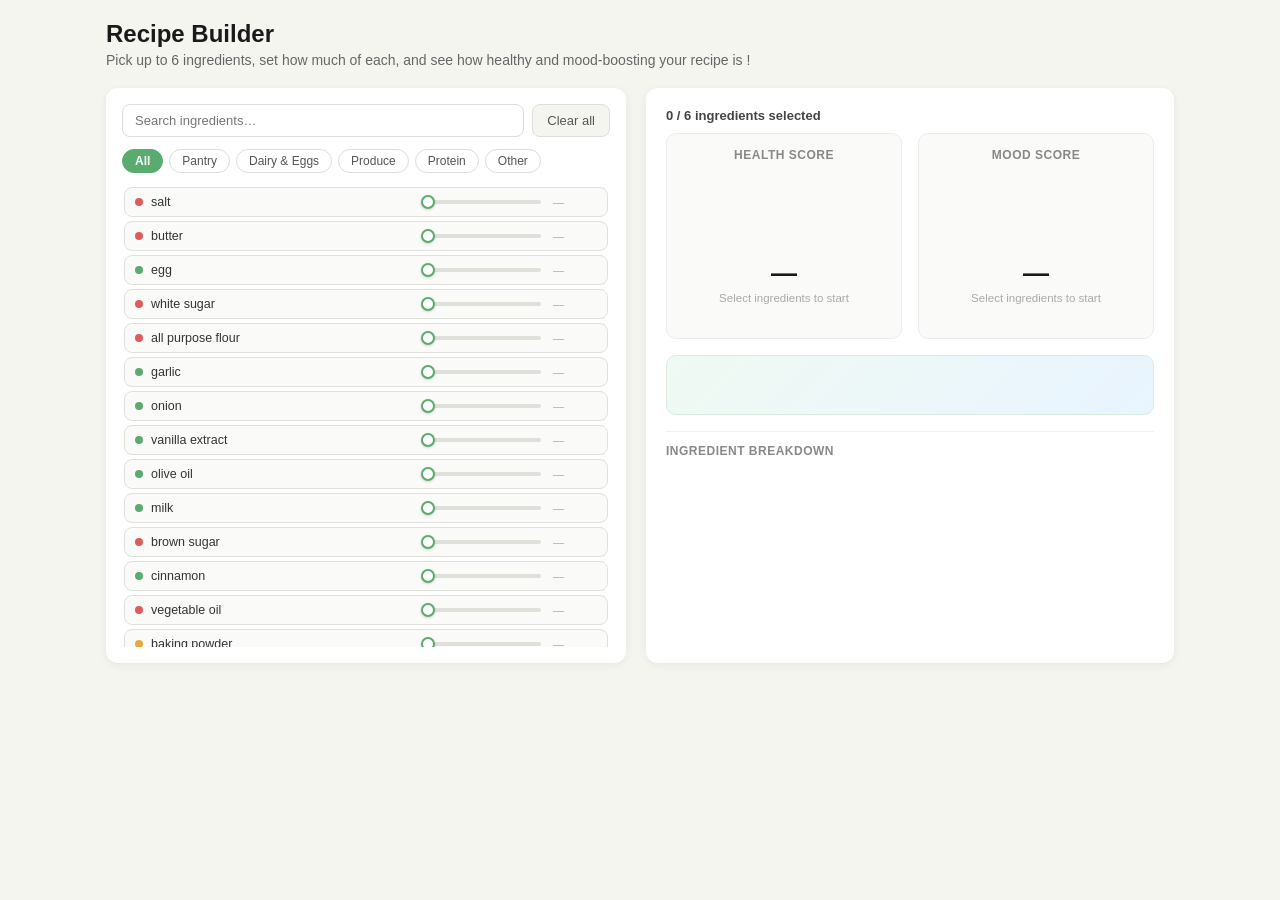
<file: website/recipe-builder/index.html>
<!DOCTYPE html>
<html>
<head>
  <meta charset="utf-8">
  <title>Recipe Builder</title>
  <link rel="stylesheet" href="recipe-builder.css" />
</head>
<body>
  <script src="https://d3js.org/d3.v7.min.js"></script>

  <div id="app">
    <div id="header">
      <div id="title">Recipe Builder</div>
      <div id="subtitle">Pick up to 6 ingredients, set how much of each, and see how healthy and mood-boosting your recipe is !</div>
    </div>

    <div id="main">
      <!-- Left: ingredient picker -->
      <div id="picker-panel">
        <div id="search-row">
          <input id="search-box" type="text" placeholder="Search ingredients…" autocomplete="off" />
          <button id="clear-btn">Clear all</button>
        </div>
        <div id="category-tabs"></div>
        <div id="ingredient-grid"></div>
      </div>

      <!-- Right: result panel -->
      <div id="result-panel">
        <div id="selected-header">
          <span id="selected-count">0 / 6 ingredients selected</span>
        </div>

        <div id="scores-section">
          <div class="score-block" id="health-block">
            <div class="score-label">Health Score</div>
            <div class="gauge-wrap">
              <svg class="gauge-svg" id="health-gauge"></svg>
            </div>
            <div class="score-value" id="health-value">—</div>
            <div class="score-sublabel" id="health-sublabel">Select ingredients to start</div>
          </div>

          <div class="score-block" id="mood-block">
            <div class="score-label">Mood Score</div>
            <div class="gauge-wrap">
              <svg class="gauge-svg" id="mood-gauge"></svg>
            </div>
            <div class="score-value" id="mood-value">—</div>
            <div class="score-sublabel" id="mood-sublabel">Select ingredients to start</div>
          </div>
        </div>

        <div id="result-card">
          <div id="result-emoji"></div>
          <div id="result-text"></div>
        </div>

        <div id="breakdown-section">
          <div id="breakdown-title">Ingredient breakdown</div>
          <div id="breakdown-chart"></div>
        </div>
      </div>
    </div>
  </div>

  <script src="graph.js"></script>
</body>
</html>
</file>
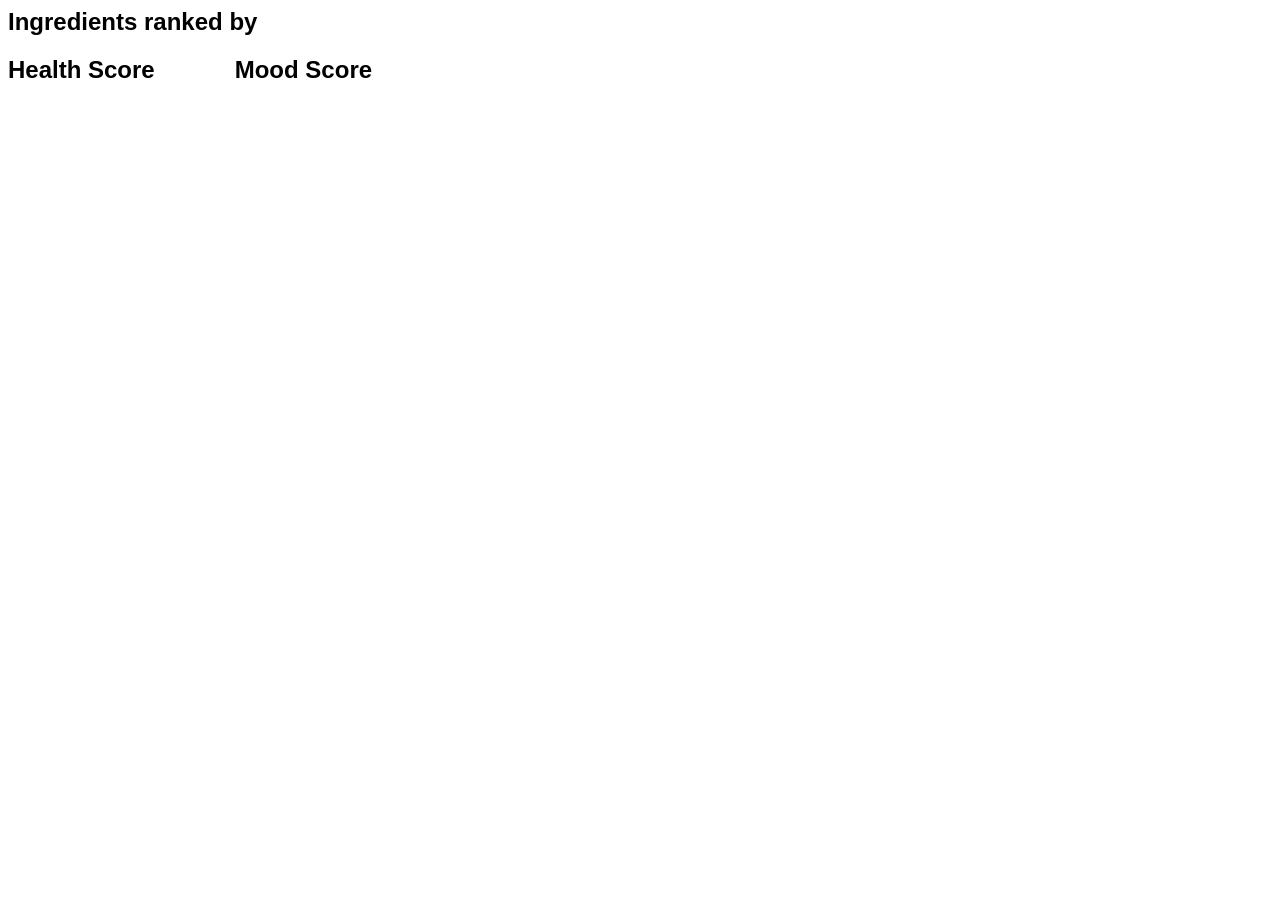
<file: milestone3/viz/ingredients-leaderboard/index.html>
<!DOCTYPE html>
<html>
<head>
  <script src="https://d3js.org/d3.v7.min.js"></script>
  <link rel="stylesheet" href="ingredients-leaderboard.css"/>
</head>
<body>


<div class="title">Ingredients ranked by</div>
<div class="container">
  <div class="list-block">
    <div class="title">Health Score</div>
    <ul id="list_left"></ul>
  </div>

  <div class="list-block">
    <div class="title">Mood Score</div>
    <ul id="list_right"></ul>
  </div>

</div>

<script src="graph.js"></script>

</body>
</html>
</file>
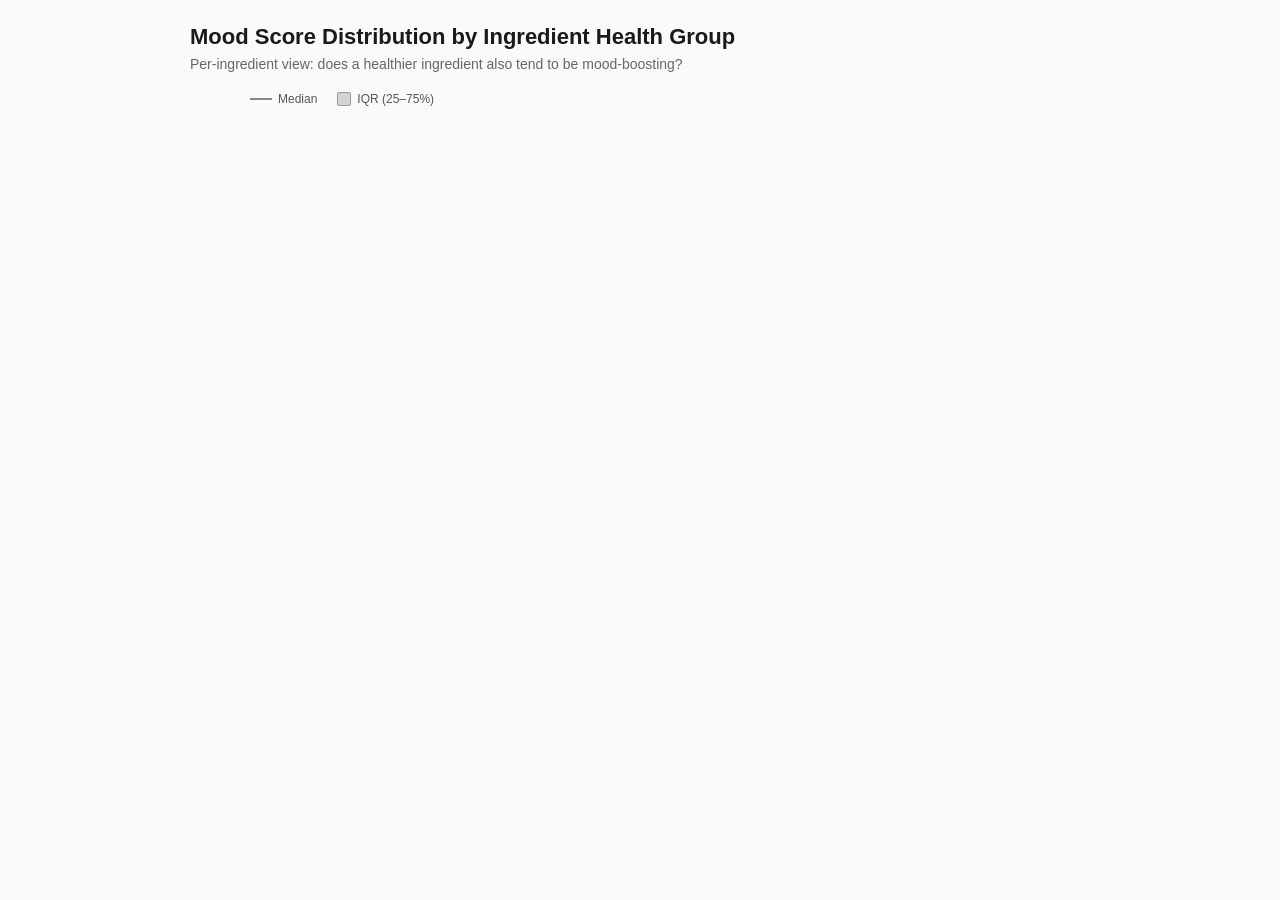
<file: milestone3/viz/mood-violin-ingredients/index.html>
<!DOCTYPE html>
<html>
<head>
  <meta charset="utf-8">
  <title>Mood Score Distribution by Ingredient Health Group</title>
  <link rel="stylesheet" href="mood-violin.css" />
</head>
<body>
  <script src="https://d3js.org/d3.v7.min.js"></script>
  <div id="chart-container">
    <div id="title">Mood Score Distribution by Ingredient Health Group</div>
    <div id="subtitle">Per-ingredient view: does a healthier ingredient also tend to be mood-boosting?</div>
    <div id="my_dataviz"></div>
    <div id="legend">
      <div class="legend-item"><span class="legend-line median"></span>Median</div>
      <div class="legend-item"><span class="legend-box iqr"></span>IQR (25–75%)</div>
    </div>
  </div>
  <script src="graph.js"></script>
</body>
</html>
</file>
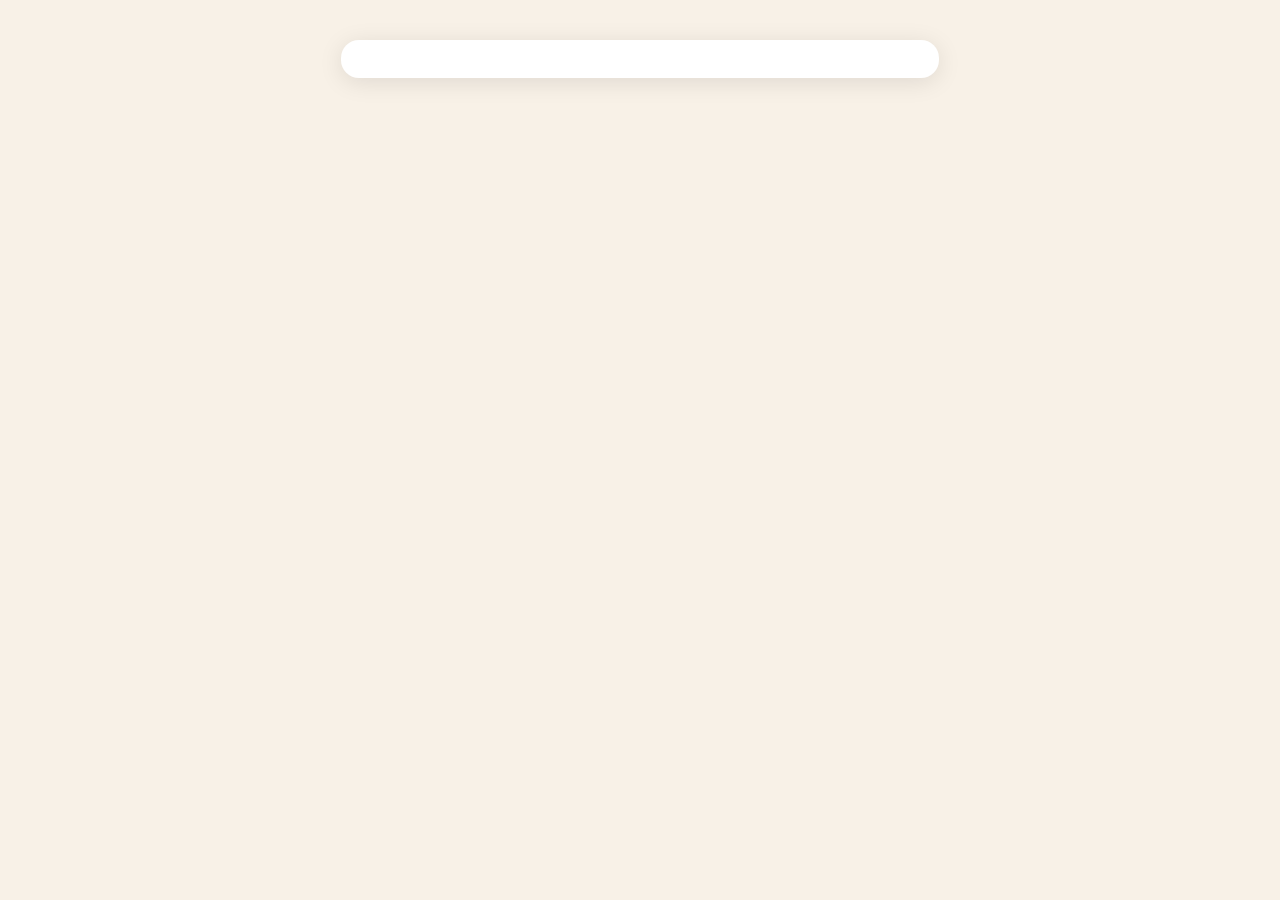
<file: website/leaderboard-test.html>
<!DOCTYPE html>
<html lang="en">
<head>
<meta charset="UTF-8">
<title>Leaderboard test</title>
<script src="https://d3js.org/d3.v7.min.js"></script>
<link rel="preconnect" href="https://fonts.googleapis.com">
<link href="https://fonts.googleapis.com/css2?family=Inter:wght@400;500;600;700&display=swap" rel="stylesheet">
<style>
  body { font-family: 'Inter', sans-serif; background: #F8F1E7; display: flex; justify-content: center; padding: 2rem; }
  #lb { background: white; border-radius: 18px; padding: 1.2rem; box-shadow: 0 4px 24px rgba(0,0,0,0.10); width: 560px; }
  .tooltip { position: fixed; background: white; border: 1px solid #eee; border-radius: 8px; padding: 8px 12px; font-size: 12px; pointer-events: none; opacity: 0; box-shadow: 0 2px 8px rgba(0,0,0,0.12); z-index: 999; }
</style>
</head>
<body>
<div id="lb"></div>
<div class="tooltip" id="tip"></div>
<script>
// Hardcoded test data (subset of ingredients_scored.csv with ≥50 recipes)
const topHealth = [
  { name: "Kale",           health: 0.95, mood: 0.0,  count: 68 },
  { name: "Broccoli",       health: 0.95, mood: 0.0,  count: 159 },
  { name: "Rolled Oat",     health: 0.95, mood: 0.0,  count: 384 },
  { name: "Flax Seed",      health: 0.95, mood: 0.0,  count: 69 },
  { name: "Chia Seed",      health: 0.95, mood: 0.0,  count: 71 },
  { name: "Pumpkin",        health: 0.95, mood: 0.0,  count: 91 },
  { name: "Green Bean",     health: 0.90, mood: 0.30, count: 184 },
  { name: "Quick Oat",      health: 0.90, mood: 0.0,  count: 192 },
  { name: "Green Chile",    health: 0.90, mood: 0.0,  count: 160 },
  { name: "Salmon Fillet",  health: 0.95, mood: 0.0,  count: 58 },
  { name: "Brown Rice",     health: 0.85, mood: 2.0,  count: 72 },
  { name: "Pea",            health: 0.80, mood: 2.0,  count: 182 },
];

const topMood = [
  { name: "Turkey",         mood: 2.0, health: 0.90, count: 344 },
  { name: "Wheat Flour",    mood: 2.0, health: 0.50, count: 375 },
  { name: "Buttermilk",     mood: 2.0, health: 0.70, count: 490 },
  { name: "Brown Rice",     mood: 2.0, health: 0.85, count: 72 },
  { name: "Pea",            mood: 2.0, health: 0.80, count: 182 },
  { name: "Russet Potato",  mood: 2.0, health: 0.70, count: 190 },
  { name: "Pork Sausage",   mood: 2.0, health:-0.70, count: 75 },
  { name: "Sharp Cheddar",  mood: 2.0, health: 0.50, count: 298 },
  { name: "Elbow Macaroni", mood: 2.0, health:-0.30, count: 153 },
  { name: "Egg Noodle",     mood: 2.0, health:-0.30, count: 153 },
  { name: "Beef Stock",     mood: 2.0, health: 0.70, count: 65 },
  { name: "Wheat Germ",     mood: 2.0, health: 0.90, count: 67 },
];

const healthNames = new Set(topHealth.map(d => d.name));
const moodNames   = new Set(topMood.map(d => d.name));

const ROW = 28, ROWS = 12;
const BAR_W = 120, LBL_W = 115;
const PAD = { t: 40, b: 30, inner: 28 };
const panelW = LBL_W + BAR_W;
const W = panelW * 2 + PAD.inner;
const H = PAD.t + ROWS * ROW + PAD.b;

const svg = d3.select('#lb').append('svg')
  .attr('viewBox', `0 0 ${W} ${H}`)
  .attr('width', '100%')
  .style('display', 'block');

const tip = d3.select('#tip');

// Titles
[
  { x: LBL_W + BAR_W / 2, label: 'Health Score', color: '#2A9D5C' },
  { x: panelW + PAD.inner + LBL_W + BAR_W / 2, label: 'Mood Score', color: '#E63946' }
].forEach(t => {
  svg.append('text').attr('x', t.x).attr('y', 20)
    .attr('text-anchor', 'middle').attr('font-size', 11).attr('font-weight', 700)
    .attr('fill', t.color).attr('font-family', 'Inter, sans-serif').text(t.label);
  svg.append('line').attr('x1', t.x - 40).attr('x2', t.x + 40)
    .attr('y1', 24).attr('y2', 24).attr('stroke', t.color).attr('stroke-width', 1.5).attr('opacity', 0.35);
});

const maxH = d3.max(topHealth, d => d.health);
const maxM = d3.max(topMood, d => d.mood);
const xH   = d3.scaleLinear().domain([0, maxH]).range([0, BAR_W]);
const xM   = d3.scaleLinear().domain([0, maxM]).range([0, BAR_W]);

function drawPanel(data, offset, maxX, xScale, mainColor, otherNames, isHealth) {
  const g = svg.append('g').attr('transform', `translate(${offset}, ${PAD.t})`);

  data.forEach((d, i) => {
    const y = i * ROW;
    const inBoth = isHealth ? moodNames.has(d.name) : healthNames.has(d.name);
    const color  = inBoth ? '#2563EB' : mainColor;
    const row    = g.append('g').attr('class', `lb-row-${isHealth ? 'h' : 'm'}`).attr('data-i', i)
                    .style('cursor', 'pointer');

    // Background track
    row.append('rect').attr('x', LBL_W).attr('y', y + 5)
      .attr('width', BAR_W - 4).attr('height', ROW - 12)
      .attr('fill', '#f5f5f5').attr('rx', 3);

    // Bar fill
    row.append('rect').attr('class', 'bar')
      .attr('x', LBL_W).attr('y', y + 5)
      .attr('width', xScale(isHealth ? d.health : d.mood)).attr('height', ROW - 12)
      .attr('fill', color).attr('rx', 3).attr('opacity', 0.82);

    // Score label
    const score = isHealth ? d.health : d.mood;
    row.append('text').attr('x', LBL_W + xScale(score) + 4).attr('y', y + ROW / 2 + 1)
      .attr('dominant-baseline', 'middle').attr('font-size', 7.5).attr('fill', '#bbb')
      .attr('font-family', 'Inter, sans-serif').text(score.toFixed(2));

    // Rank
    row.append('text').attr('x', 4).attr('y', y + ROW / 2 + 1)
      .attr('dominant-baseline', 'middle').attr('font-size', 7.5).attr('fill', '#ccc')
      .attr('font-family', 'Inter, sans-serif').text(i + 1);

    // Name
    row.append('text').attr('x', LBL_W - 8).attr('y', y + ROW / 2 + 1)
      .attr('text-anchor', 'end').attr('dominant-baseline', 'middle')
      .attr('font-size', 9.5).attr('fill', inBoth ? '#2563EB' : '#333')
      .attr('font-weight', inBoth ? 600 : 400)
      .attr('font-family', 'Inter, sans-serif').text(d.name);
  });

  return g;
}

const gH = drawPanel(topHealth, 0, maxH, xH, '#2A9D5C', moodNames, true);
const gM = drawPanel(topMood, panelW + PAD.inner, maxM, xM, '#E63946', healthNames, false);

// Hover
function addHover(g, data, otherG, otherData, isHealth) {
  const allH = gH.selectAll('[class^="lb-row"]');
  const allM = gM.selectAll('[class^="lb-row"]');

  data.forEach((d, i) => {
    const sel = g.select(`[data-i="${i}"]`);
    sel.on('mouseover', function() {
        allH.style('opacity', 0.15); allM.style('opacity', 0.15);
        g.select(`[data-i="${i}"]`).style('opacity', 1);
        const otherIdx = otherData.findIndex(o => o.name === d.name);
        if (otherIdx >= 0) otherG.select(`[data-i="${otherIdx}"]`).style('opacity', 1);
        tip.html(`<strong>${d.name}</strong><br>Health: ${d.health.toFixed(2)} · Mood: ${d.mood.toFixed(1)}`)
          .style('opacity', 1);
      })
      .on('mousemove', e => tip.style('left', (e.clientX + 14) + 'px').style('top', (e.clientY - 36) + 'px'))
      .on('mouseleave', () => { allH.style('opacity', 1); allM.style('opacity', 1); tip.style('opacity', 0); });
  });
}
addHover(gH, topHealth, gM, topMood, true);
addHover(gM, topMood, gH, topHealth, false);

// Legend
const legY = H - 12;
[
  { color: '#2563EB', label: 'appears in both lists' },
  { color: '#2A9D5C', label: 'health only' },
  { color: '#E63946', label: 'mood only' },
].forEach((l, i) => {
  const lx = 8 + i * 140;
  svg.append('rect').attr('x', lx).attr('y', legY - 7).attr('width', 10).attr('height', 7)
    .attr('fill', l.color).attr('rx', 2).attr('opacity', 0.8);
  svg.append('text').attr('x', lx + 13).attr('y', legY)
    .attr('font-size', 8).attr('fill', '#888').attr('font-family', 'Inter, sans-serif').text(l.label);
});
</script>
</body>
</html>
</file>
<file: website/recipe-builder/recipe-builder.css>
* { box-sizing: border-box; margin: 0; padding: 0; }

body {
  font-family: 'Segoe UI', Arial, sans-serif;
  background: #f5f5f0;
  min-height: 100vh;
  overflow: hidden;
}

#app {
  max-width: 1100px;
  margin: 0 auto;
  padding: 20px 16px;
}

#header {
  margin-bottom: 20px;
}

#title {
  font-size: 24px;
  font-weight: 700;
  color: #1a1a1a;
}

#subtitle {
  font-size: 14px;
  color: #666;
  margin-top: 4px;
}

/* Layout */
#main {
  display: flex;
  gap: 20px;
  align-items: stretch;
}

/* Picker panel */
#picker-panel {
  flex: 1 1 0;
  min-width: 0;
  height: 575px;
  display: flex;
  flex-direction: column;
  background: #fff;
  border-radius: 12px;
  padding: 16px;
  box-shadow: 0 2px 8px rgba(0,0,0,0.06);
}

#search-row {
  display: flex;
  gap: 8px;
  margin-bottom: 12px;
}

#search-box {
  flex: 1;
  padding: 8px 12px;
  border: 1px solid #ddd;
  border-radius: 8px;
  font-size: 13px;
  outline: none;
  transition: border-color 0.15s;
}

#search-box:focus {
  border-color: #5aab6e;
}

#clear-btn {
  padding: 8px 14px;
  background: #f5f5f0;
  border: 1px solid #ddd;
  border-radius: 8px;
  font-size: 13px;
  cursor: pointer;
  color: #555;
  transition: background 0.15s;
  white-space: nowrap;
}

#clear-btn:hover {
  background: #ebebeb;
}

/* Category tabs */
#category-tabs {
  display: flex;
  flex-wrap: wrap;
  gap: 6px;
  margin-bottom: 12px;
}

.cat-tab {
  padding: 4px 12px;
  border-radius: 20px;
  border: 1.5px solid #ddd;
  font-size: 12px;
  cursor: pointer;
  background: #fff;
  color: #555;
  transition: all 0.15s;
}

.cat-tab.active {
  background: #5aab6e;
  border-color: #5aab6e;
  color: #fff;
  font-weight: 600;
}

/* Ingredient grid — vertical list of rows */
#ingredient-grid {
  display: flex;
  flex-direction: column;
  gap: 4px;
  flex: 1 1 auto;
  min-height: 0;
  overflow-y: auto;
  padding: 2px;
}

.ingr-row {
  display: flex;
  align-items: center;
  gap: 8px;
  padding: 5px 10px;
  border-radius: 8px;
  border: 1.5px solid #e0e0db;
  background: #fafaf8;
  font-size: 12.5px;
  color: #333;
  transition: background 0.12s, border-color 0.12s;
  user-select: none;
}

.ingr-row:hover {
  border-color: #c3e6cb;
  background: #f5fbf7;
}

.ingr-row.selected {
  background: #eaf6ee;
  border-color: #5aab6e;
}

.ingr-row.disabled {
  opacity: 0.45;
}

.ingr-row.disabled:hover {
  border-color: #e0e0db;
  background: #fafaf8;
}

.qty-pill:disabled {
  cursor: not-allowed;
  opacity: 0.7;
}

.qty-pill:disabled:hover {
  color: #888;
}

.ingr-name {
  flex: 1 1 auto;
  min-width: 0;
  overflow: hidden;
  text-overflow: ellipsis;
  white-space: nowrap;
}

.ingr-row.selected .ingr-name {
  font-weight: 600;
  color: #2e7d5e;
}

.ingr-dot {
  width: 8px;
  height: 8px;
  border-radius: 50%;
  flex-shrink: 0;
}

.ingr-row .qty-group {
  flex-shrink: 0;
}

/* Result panel */
#result-panel {
  flex: 1 1 0;
  min-width: 0;
  height: 575px;
  background: #fff;
  border-radius: 12px;
  padding: 20px;
  box-shadow: 0 2px 8px rgba(0,0,0,0.06);
}

#selected-header {
  font-size: 13px;
  color: #888;
  margin-bottom: 10px;
  font-weight: 500;
}

#selected-count {
  font-weight: 600;
  color: #444;
}

/* Quantity slider (4 snap points: off / pinch / some / lots) */
.qty-slider-wrap {
  position: relative;
  width: 120px;
  height: 18px;
  flex-shrink: 0;
  display: flex;
  align-items: center;
}

.qty-slider {
  -webkit-appearance: none;
  appearance: none;
  width: 100%;
  height: 4px;
  background: #e0e0db;
  border-radius: 2px;
  outline: none;
  cursor: pointer;
  margin: 0;
  position: relative;
  z-index: 2;
}

.qty-slider::-webkit-slider-thumb {
  -webkit-appearance: none;
  appearance: none;
  width: 14px;
  height: 14px;
  border-radius: 50%;
  background: #fff;
  border: 2px solid #5aab6e;
  cursor: pointer;
  box-shadow: 0 1px 3px rgba(0,0,0,0.15);
  transition: transform 0.1s;
}

.qty-slider::-webkit-slider-thumb:hover {
  transform: scale(1.1);
}

.qty-slider::-moz-range-thumb {
  width: 14px;
  height: 14px;
  border-radius: 50%;
  background: #fff;
  border: 2px solid #5aab6e;
  cursor: pointer;
  box-shadow: 0 1px 3px rgba(0,0,0,0.15);
}

.qty-slider:disabled { cursor: not-allowed; opacity: 0.5; }
.qty-slider:disabled::-webkit-slider-thumb { border-color: #aaa; }
.qty-slider:disabled::-moz-range-thumb { border-color: #aaa; }

.qty-label {
  flex-shrink: 0;
  font-size: 11px;
  color: #aaa;
  font-style: italic;
  width: 44px;
  text-align: left;
  margin-left: 4px;
}

.ingr-row.selected .qty-label {
  color: #2e7d5e;
  font-weight: 600;
  font-style: normal;
}

/* Scores */
#scores-section {
  display: flex;
  gap: 16px;
  margin-bottom: 16px;
  align-items: stretch;
}

.score-block {
  flex: 1 1 0;
  min-width: 0;
  display: flex;
  flex-direction: column;
  background: #fafaf8;
  border-radius: 10px;
  padding: 14px;
  text-align: center;
  border: 1px solid #ebebeb;
}

.score-label {
  font-size: 12px;
  font-weight: 600;
  color: #888;
  text-transform: uppercase;
  letter-spacing: 0.5px;
  margin-bottom: 8px;
}

.gauge-wrap {
  display: flex;
  justify-content: center;
}

.gauge-svg {
  width: 120px;
  height: 84px;
}

.score-value {
  font-size: 26px;
  font-weight: 700;
  color: #1a1a1a;
  margin-top: 4px;
}

.score-sublabel {
  font-size: 11.5px;
  color: #aaa;
  margin-top: 3px;
  min-height: 32px;
}

/* Result card */
#result-card {
  background: linear-gradient(135deg, #f0faf3, #e8f4ff);
  border-radius: 10px;
  padding: 14px 18px;
  display: flex;
  align-items: center;
  gap: 14px;
  margin-bottom: 16px;
  min-height: 60px;
  border: 1px solid #d8eddf;
}

#result-emoji {
  font-size: 32px;
  flex-shrink: 0;
}

#result-text {
  font-size: 14px;
  color: #333;
  line-height: 1.5;
}

/* Breakdown chart */
#breakdown-section {
  border-top: 1px solid #f0f0ec;
  padding-top: 12px;
}

#breakdown-title {
  font-size: 12px;
  font-weight: 600;
  color: #888;
  text-transform: uppercase;
  letter-spacing: 0.5px;
  margin-bottom: 10px;
}

#breakdown-chart svg {
  overflow: visible;
}

.breakdown-bar-health {
  fill: #5aab6e;
  rx: 2;
  transition: fill 0.2s;
}

.breakdown-bar-mood {
  fill: #5b9bd5;
  rx: 2;
  transition: fill 0.2s;
}

.breakdown-name {
  font-size: 11px;
  fill: #555;
}

.breakdown-val {
  font-size: 10px;
  fill: #888;
}
</file>
<file: milestone3/viz/ingredients-leaderboard/ingredients-leaderboard.css>
body {
  font-family: Arial, sans-serif;
}

.container {
  display: flex;
  gap: 80px;
  margin-top: 20px;
}

.list-block {
  display: flex;
  flex-direction: column;
}

.title {
  font-size: 24px;
  font-weight: bold;
  margin-bottom: 12px;
}

ul {
  list-style: none;
  padding: 0;
  margin: 0;
}

li {
  font-size: 20px;
  padding: 6px;
  cursor: pointer;
  transition: all 0.2s ease;
}
</file>
<file: milestone3/viz/mood-violin-ingredients/mood-violin.css>
* {
  box-sizing: border-box;
  margin: 0;
  padding: 0;
}

body {
  font-family: 'Segoe UI', Arial, sans-serif;
  background: #fafaf8;
  display: flex;
  justify-content: center;
  align-items: flex-start;
  min-height: 100vh;
  padding: 24px;
}

#chart-container {
  max-width: 900px;
  width: 100%;
}

#title {
  font-size: 22px;
  font-weight: 700;
  color: #1a1a1a;
  margin-bottom: 6px;
}

#subtitle {
  font-size: 14px;
  color: #666;
  margin-bottom: 20px;
}

.violin-path {
  opacity: 0.85;
  transition: opacity 0.2s;
}

.violin-path:hover {
  opacity: 1;
}

.iqr-box {
  fill: #2a2a2a;
}

.median-line {
  stroke: #fff;
  stroke-width: 2;
  stroke-linecap: square;
}

.trend-annotation {
  font-size: 11px;
  fill: #555;
  font-style: italic;
}

.axis text {
  font-size: 12px;
  fill: #555;
}

.axis line, .axis path {
  stroke: #ccc;
}

.group-label {
  font-size: 13px;
  font-weight: 600;
  fill: #333;
  text-anchor: middle;
}

.count-label {
  font-size: 11px;
  fill: #888;
  text-anchor: middle;
}

.gridline {
  stroke: #e5e5e0;
  stroke-dasharray: 3,3;
}

.y-axis-title {
  font-size: 12px;
  fill: #666;
}

.tooltip-violin {
  position: absolute;
  background: rgba(30,30,30,0.88);
  color: #fff;
  padding: 8px 12px;
  border-radius: 6px;
  font-size: 12px;
  pointer-events: none;
  line-height: 1.6;
  white-space: nowrap;
  opacity: 0;
  transition: opacity 0.15s;
}

#legend {
  display: flex;
  gap: 20px;
  margin-top: 12px;
  padding-left: 60px;
}

.legend-item {
  display: flex;
  align-items: center;
  gap: 6px;
  font-size: 12px;
  color: #555;
}

.legend-line.median {
  display: inline-block;
  width: 22px;
  height: 2.5px;
  background: #fff;
  border: 1px solid #888;
}

.legend-box.iqr {
  display: inline-block;
  width: 14px;
  height: 14px;
  background: rgba(0,0,0,0.15);
  border: 1px solid #999;
  border-radius: 2px;
}
</file>
